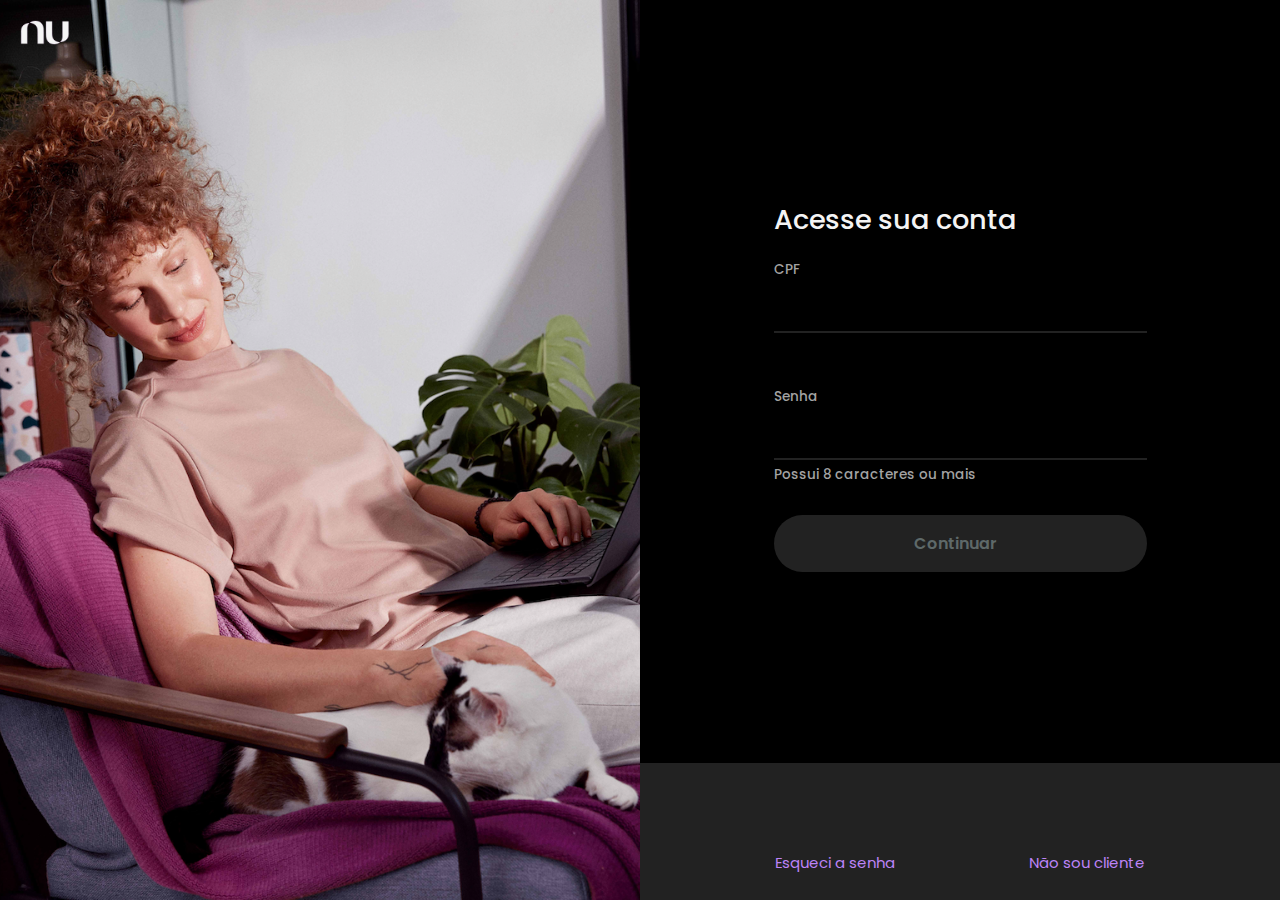
<file: index.html>
<!DOCTYPE html>
<html lang="pt-br">

<head>
    <meta charset="UTF-8">
    <meta name="viewport" content="width=device-width, initial-scale=1.0">
    <title>Login | Nubank Web App</title>
    <link rel="stylesheet" href="css/style.css">
    <link rel="stylesheet" href="https://cdnjs.cloudflare.com/ajax/libs/font-awesome/6.5.1/css/all.min.css"
        integrity="sha512-DTOQO9RWCH3ppGqcWaEA1BIZOC6xxalwEsw9c2QQeAIftl+Vegovlnee1c9QX4TctnWMn13TZye+giMm8e2LwA=="
        crossorigin="anonymous" referrerpolicy="no-referrer" />
</head>

<body>
    <header>
        <img src="midias/nu-icon1.png" alt="" class="logo-nu">
    </header>
    <main>
        <section>
            <div id="first-box">

            </div>
            <div id="second-box">
                <div id="all-form">
                    <form name="form1" id="form-login" onsubmit="return valida()">
                        <h1 id="title-form">Acesse sua conta</h1>
                        <div id="input">
                            <div id="input-cpf">
                                <label for="cpf"> CPF</label>
                                <div class="input-field">
                                    <input type="text" id="cpf" name="cpf">
                                    <i class="fa-solid fa-circle-exclamation" id="warning"></i>
                                </div>
                                <div class="second-text">
    
                                </div>
                            </div>
                            <div id="input-pass">
                                <label for="">Senha</label>
                                <div class="input-field">
                                    <input type="password" name="" id="password" class="">
                                    <i class="fa-regular fa-eye-slash" id="look"></i>
                                </div>
                                <p id="txt-help">Possui 8 caracteres ou mais</p>
                            </div>
                        </div>
                    </form>
                    <button id="submit">Continuar
                        <i class="fa-solid fa-arrow-right"></i>
                    </button>
                </div>
            </div>
        </section>
    </main>
    <footer id="footer">
        <a href="" class="txt-footer">Esqueci a senha</a>
        <a href="" class="txt-footer">Não sou cliente</a>
    </footer>

    <script src="events.js"></script>
    <script src="default.js"></script>
</body>

</html>
</file>
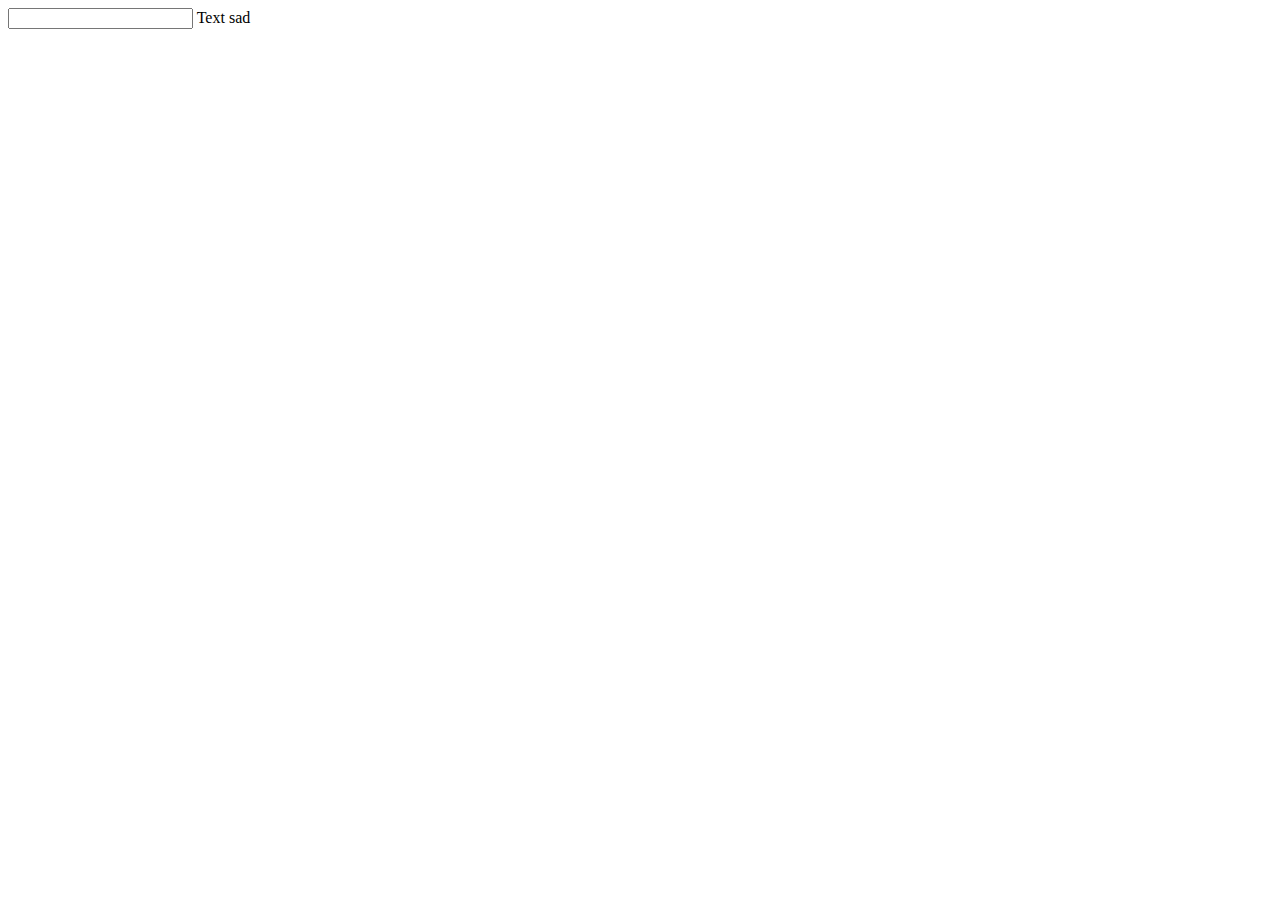
<file: asd.html>
<!DOCTYPE html>
<html lang="pt-br">
<head>
    <meta charset="UTF-8">
    <meta name="viewport" content="width=device-width, initial-scale=1.0">
    <title>asdasd</title>
</head>
<body>
    <form action="">
        <input type="text" id="input-txt"> Text
        <label for="" id="label-sad">sad</label>
    </form>

    <script src="asd.js"></script>
</body>
</html>
</file>
<file: css/style.css>
@charset "UTF-8";

@import url('https://fonts.googleapis.com/css2?family=Poppins:ital,wght@0,200;0,300;0,400;0,500;0,600;0,700;1,200;1,300;1,400;1,500;1,600&display=swap');

* {
    padding: 0;
    margin: 0;
    box-sizing: border-box;
    font-family: 'Poppins', sans-serif;
}

section {
    display: flex;
}

.logo-nu {
    width: 50px;
    margin: 20px;
    position: absolute;
    background-color: transparent;
}

#first-box {
    display: flex;
    width: 50%;
    height: 100vh;
    background-image: url('../midias/wife-Nubank.png');
    background-repeat: no-repeat;
    background-size: cover;
    background-position: top center;
}

#second-box {
    color: white;
    display: flex;
    flex-direction: column;
    justify-content: center;
    align-items: center;
    width: 50%;
    height: 100vh;
    background-color: #000000;
}

#all-form {
    display: flex;
    flex-direction: column;
    margin-top: -130px;
}

#second-box form h1 {
    color: rgb(244, 244, 244);
    font-weight: 500;
    font-size: 1.7em;
    margin-bottom: 15px;
}

#secod-box form {
    display: flex;
    flex-direction: column;
}

#input {
    display: flex;
    flex-direction: column;
    gap: 50px;
}

.input-field {
    display: flex;
    align-items: center;
    cursor: text;
    caret-color: rgb(188, 132, 247);
    border-bottom: 2px solid rgb(34, 34, 34);
}

.input-field i {
    cursor: pointer;
    color: rgb(163, 163, 163);
    font-size: 20px;
}

.input-field #warning {
    display: none;
}

.input-field input {
    background-color: transparent;
    color: rgb(244, 244, 244);
    font-size: 18px;
    font-weight: 500;
    border: none;
    width: 350px;
    height: 50px;
}

.input-field input:focus {
    outline: none;
}

label, p {
    font-weight: 500;
    font-size: 13.5px;
    color: rgb(163, 163, 163);
}

#txt-help {
    padding-top: 5px;
    margin-bottom: 30px;
}

#submit {
    padding: 16px 140px;
    border-radius: 40px;
    border: none;
    font-size: 16px;
    font-weight: 600;
    background-color: rgb(34, 34, 34);
    color: #5e6969;
    margin: auto;
    cursor: no-drop;
}

#permit {
    background-color: #5A1D8C;
}

#permit:hover {
    background-color: #481770;
}

#submit i {
    margin-left: 10px;
}

footer {
    display: flex;
    background-color: rgb(34, 34, 34);
    width: 50%;
    height: 22vh;
    position: fixed;
    margin-top: -137px;
    margin-left: 50%;
}

#footer {
    display: flex;
    justify-content: space-evenly;
    align-items: center;
}

#footer a {
    display: flex;
    color: rgb(188, 132, 247);
    text-decoration: none;
    font-size: 15px;
}

#footer a:hover {
    color: rgb(157, 113, 205);
}

/*JS*/

.second-text {
    color: red;
}
</file>
